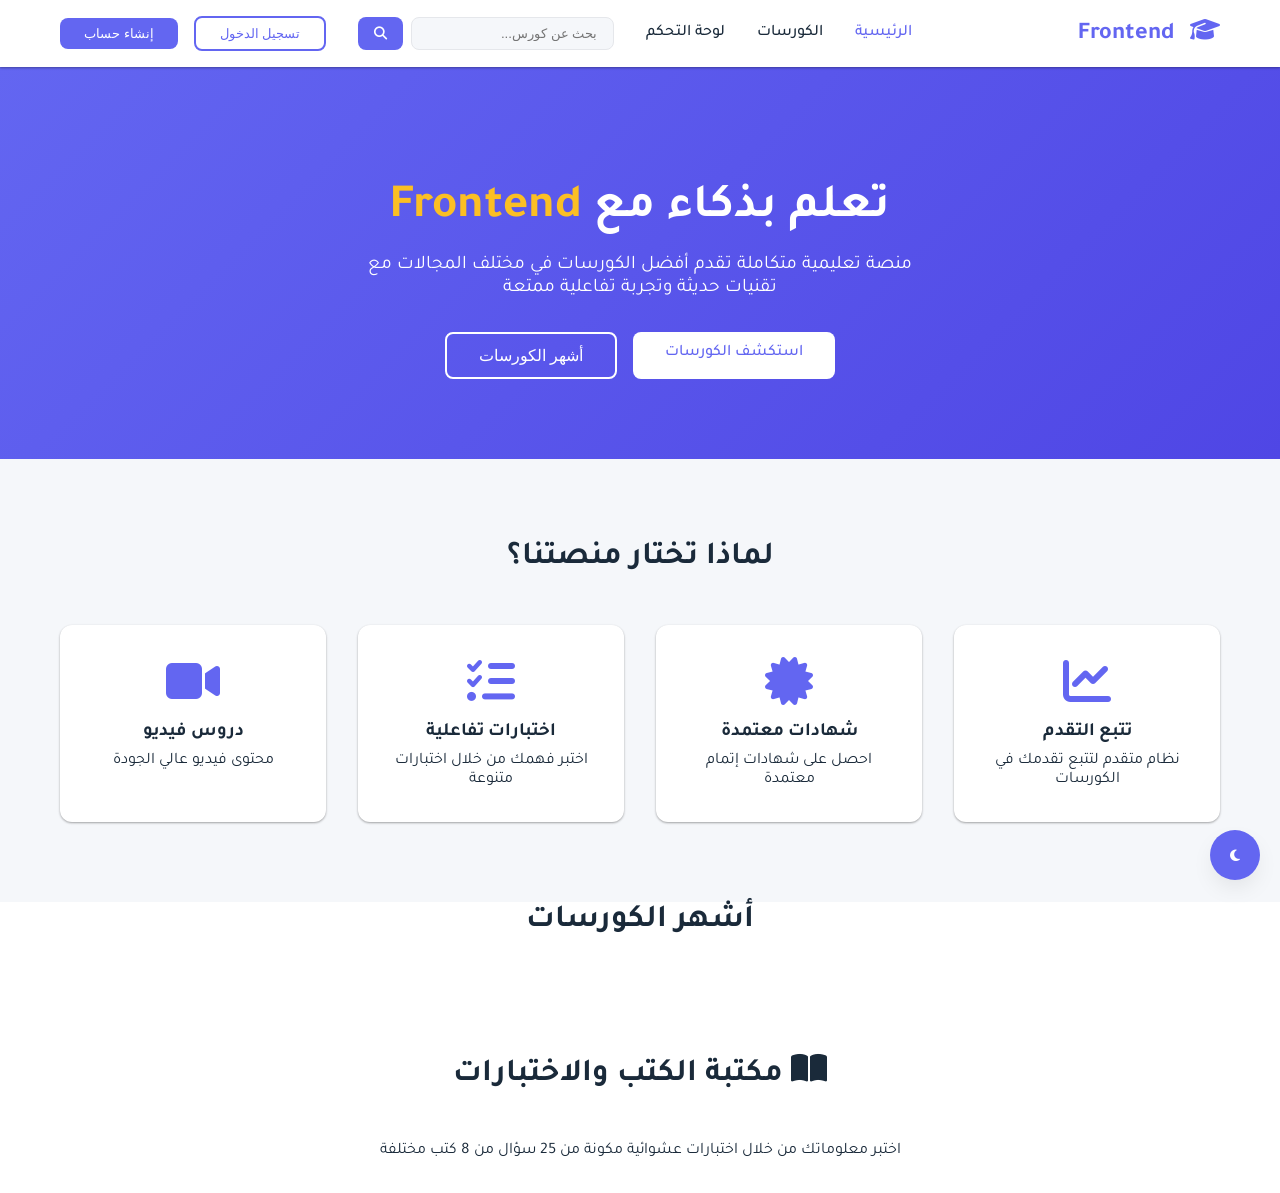
<file: Frontend/My-Education-Platform/index.html>
<!DOCTYPE html>
<html lang="ar" dir="rtl">
<head>
    <meta charset="UTF-8">
    <meta name="viewport" content="width=device-width, initial-scale=1.0">
    <title>منصة تعليمية متكاملة</title>
    <link rel="stylesheet" href="css/style.css">
    <link href="https://fonts.googleapis.com/css2?family=Tajawal:wght@300;400;500;700;800&display=swap" rel="stylesheet">
    <link rel="stylesheet" href="https://cdnjs.cloudflare.com/ajax/libs/font-awesome/6.4.0/css/all.min.css">
</head>
<body>
    <!-- زر الوضع الليلي -->
    <button class="dark-mode-toggle" id="darkModeToggle">
        <i class="fas fa-moon"></i>
    </button>

    <!-- شريط التنقل -->
    <nav class="navbar">
        <div class="container">
            <div class="logo">
                <h2><i class="fas fa-graduation-cap"></i> Frontend</h2>
            </div>
            <div class="nav-links" id="navLinks">
                <a href="index.html" class="active">الرئيسية</a>
                <a href="courses.html">الكورسات</a>
                <a href="#" id="dashboardLink">لوحة التحكم</a>
                <div class="search-box">
                    <input type="text" id="searchInput" placeholder="بحث عن كورس...">
                    <button id="searchBtn"><i class="fas fa-search"></i></button>
                </div>
                <div class="user-menu" id="userMenu">
                    <button class="login-btn" id="loginBtn">تسجيل الدخول</button>
                    <button class="register-btn" id="registerBtn">إنشاء حساب</button>
                </div>
            </div>
            <div class="menu-toggle" id="menuToggle">
                <i class="fas fa-bars"></i>
            </div>
        </div>
    </nav>

    <!-- القسم الرئيسي -->
    <section class="hero">
        <div class="container">
            <div class="hero-content">
                <h1>تعلم بذكاء مع <span>Frontend</span></h1>
                <p>منصة تعليمية متكاملة تقدم أفضل الكورسات في مختلف المجالات مع تقنيات حديثة وتجربة تفاعلية ممتعة</p>
                <div class="hero-buttons">
                    <a href="courses.html" class="btn-primary">استكشف الكورسات</a>
                    <button class="btn-secondary" id="featuredCoursesBtn">أشهر الكورسات</button>
                </div>
            </div>
        </div>
    </section>

    <!-- المميزات -->
    <section class="features">
        <div class="container">
            <h2 class="section-title">لماذا تختار منصتنا؟</h2>
            <div class="features-grid">
                <div class="feature-card">
                    <i class="fas fa-chart-line"></i>
                    <h3>تتبع التقدم</h3>
                    <p>نظام متقدم لتتبع تقدمك في الكورسات</p>
                </div>
                <div class="feature-card">
                    <i class="fas fa-certificate"></i>
                    <h3>شهادات معتمدة</h3>
                    <p>احصل على شهادات إتمام معتمدة</p>
                </div>
                <div class="feature-card">
                    <i class="fas fa-tasks"></i>
                    <h3>اختبارات تفاعلية</h3>
                    <p>اختبر فهمك من خلال اختبارات متنوعة</p>
                </div>
                <div class="feature-card">
                    <i class="fas fa-video"></i>
                    <h3>دروس فيديو</h3>
                    <p>محتوى فيديو عالي الجودة</p>
                </div>
            </div>
        </div>
    </section>

    <!-- الكورسات المميزة -->
    <section class="featured-courses">
        <div class="container">
            <h2 class="section-title">أشهر الكورسات</h2>
            <div class="courses-grid" id="featuredCoursesGrid">
                <!-- سيتم تحميل الكورسات هنا عبر JavaScript -->
            </div>
        </div>
    </section>

    <!-- نموذج تسجيل الدخول -->
    <div id="loginModal" class="modal">
        <div class="modal-content">
            <span class="close">&times;</span>
            <h2>تسجيل الدخول</h2>
            <form id="loginForm">
                <div class="form-group">
                    <label>البريد الإلكتروني</label>
                    <input type="email" id="loginEmail" required>
                </div>
                <div class="form-group">
                    <label>كلمة المرور</label>
                    <input type="password" id="loginPassword" required>
                </div>
                <button type="submit" class="btn-primary">دخول</button>
            </form>
        </div>
    </div>

    <!-- نموذج التسجيل -->
    <div id="registerModal" class="modal">
        <div class="modal-content">
            <span class="close">&times;</span>
            <h2>إنشاء حساب جديد</h2>
            <form id="registerForm">
                <div class="form-group">
                    <label>الاسم الكامل</label>
                    <input type="text" id="regName" required>
                </div>
                <div class="form-group">
                    <label>البريد الإلكتروني</label>
                    <input type="email" id="regEmail" required>
                </div>
                <div class="form-group">
                    <label>كلمة المرور</label>
                    <input type="password" id="regPassword" required>
                </div>
                <div class="form-group">
                    <label>تأكيد كلمة المرور</label>
                    <input type="password" id="regConfirmPassword" required>
                </div>
                <button type="submit" class="btn-primary">تسجيل</button>
            </form>
        </div>
    </div>

    <!-- لوحة التحكم -->
    <div id="dashboardModal" class="modal dashboard-modal">
        <div class="modal-content large">
            <span class="close">&times;</span>
            <div class="dashboard-container">
                <div class="dashboard-sidebar">
                    <div class="user-avatar">
                        <i class="fas fa-user-circle fa-3x"></i>
                        <h3 id="dashboardUserName"></h3>
                    </div>
                    <nav class="dashboard-nav">
                        <button class="dashboard-tab active" data-tab="progress">
                            <i class="fas fa-chart-line"></i> تقدمي
                        </button>
                        <button class="dashboard-tab" data-tab="enrolled">
                            <i class="fas fa-book"></i> كورساتي
                        </button>
                        <button class="dashboard-tab" data-tab="certificates">
                            <i class="fas fa-certificate"></i> شهاداتي
                        </button>
                        <button class="dashboard-tab" data-tab="achievements">
                            <i class="fas fa-trophy"></i> إنجازاتي
                        </button>
                        <button class="dashboard-tab" data-tab="settings">
                            <i class="fas fa-cog"></i> الإعدادات
                        </button>
                    </nav>
                </div>
                <div class="dashboard-content" id="dashboardContent">
                    <!-- محتوى لوحة التحكم -->
                </div>
            </div>
        </div>
    </div>

    <!-- نظام الإشعارات -->
    <div id="notificationContainer" class="notification-container"></div>

    <script src="js/script.js"></script>
</body>
</html>
<!-- قسم الكتب والاختبارات -->
<section class="featured-books">
    <div class="container">
        <h2 class="section-title"><i class="fas fa-book-open"></i> مكتبة الكتب والاختبارات</h2>
        <p style="text-align: center; margin-bottom: 2rem;">اختبر معلوماتك من خلال اختبارات عشوائية مكونة من 25 سؤال من 8 كتب مختلفة</p>
        <div id="booksGrid">
            <!-- سيتم تحميل الكتب هنا عبر JavaScript -->
        </div>
    </div>
</section>
</file>
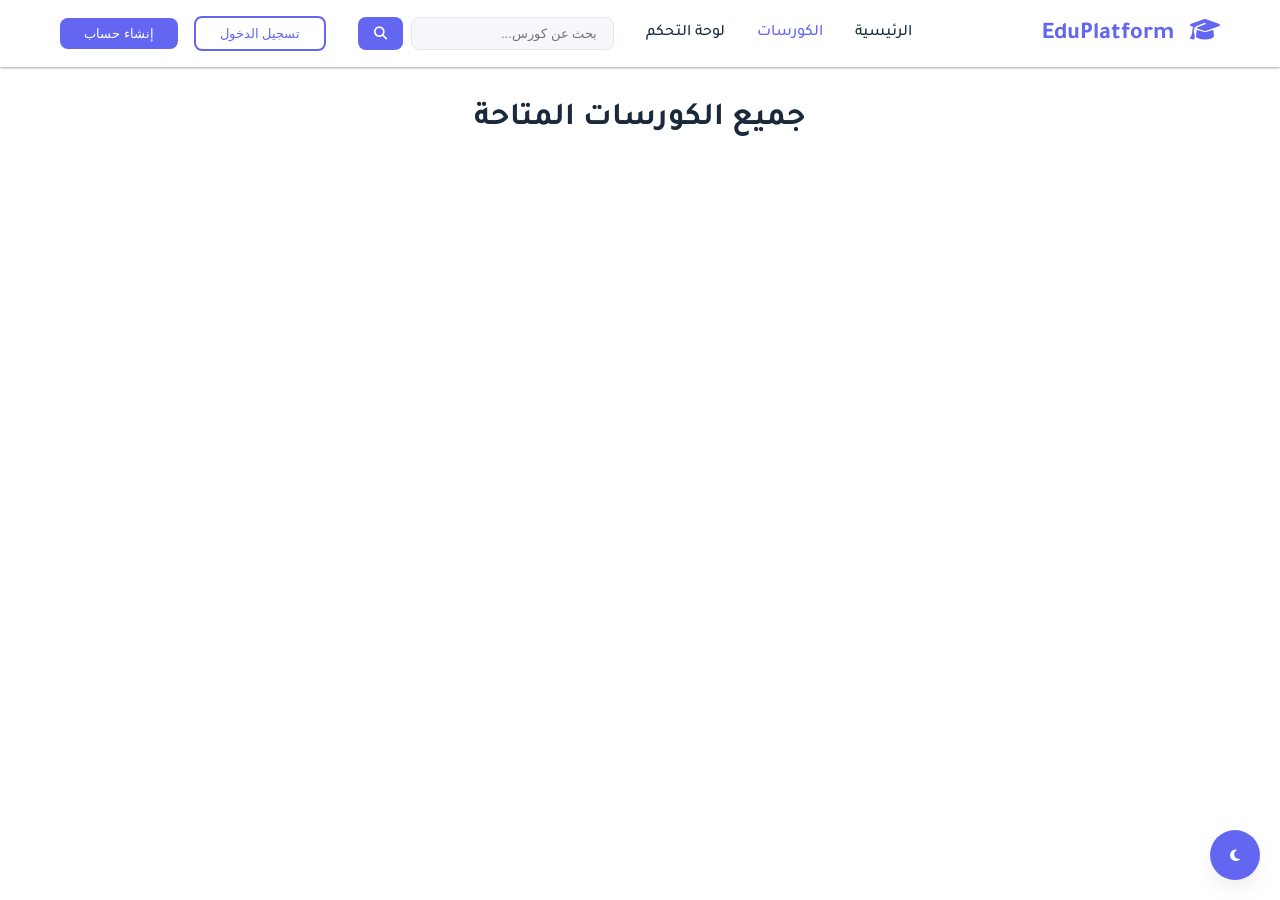
<file: Frontend/My-Education-Platform/courses.html>
<!DOCTYPE html>
<html lang="ar" dir="rtl">
<head>
    <meta charset="UTF-8">
    <meta name="viewport" content="width=device-width, initial-scale=1.0">
    <title>جميع الكورسات - منصة تعليمية</title>
    <link rel="stylesheet" href="css/style.css">
    <link href="https://fonts.googleapis.com/css2?family=Tajawal:wght@300;400;500;700;800&display=swap" rel="stylesheet">
    <link rel="stylesheet" href="https://cdnjs.cloudflare.com/ajax/libs/font-awesome/6.4.0/css/all.min.css">
</head>
<body>
    <button class="dark-mode-toggle" id="darkModeToggle">
        <i class="fas fa-moon"></i>
    </button>

    <nav class="navbar">
        <div class="container">
            <div class="logo">
                <h2><i class="fas fa-graduation-cap"></i> EduPlatform</h2>
            </div>
            <div class="nav-links" id="navLinks">
                <a href="index.html">الرئيسية</a>
                <a href="courses.html" class="active">الكورسات</a>
                <a href="#" id="dashboardLink">لوحة التحكم</a>
                <div class="search-box">
                    <input type="text" id="searchInput" placeholder="بحث عن كورس...">
                    <button id="searchBtn"><i class="fas fa-search"></i></button>
                </div>
                <div class="user-menu" id="userMenu">
                    <button class="login-btn" id="loginBtn">تسجيل الدخول</button>
                    <button class="register-btn" id="registerBtn">إنشاء حساب</button>
                </div>
            </div>
            <div class="menu-toggle" id="menuToggle">
                <i class="fas fa-bars"></i>
            </div>
        </div>
    </nav>

    <section class="courses-page" style="margin-top: 100px;">
        <div class="container">
            <h1 class="section-title">جميع الكورسات المتاحة</h1>
            <div class="courses-grid" id="allCoursesGrid">
                <!-- سيتم تحميل الكورسات هنا -->
            </div>
        </div>
    </section>

    <div id="loginModal" class="modal">...</div>
    <div id="registerModal" class="modal">...</div>
    <div id="dashboardModal" class="modal dashboard-modal">...</div>
    <div id="notificationContainer" class="notification-container"></div>

    <script src="js/script.js"></script>
    <script>
        document.addEventListener('DOMContentLoaded', () => {
            displayCourses('allCoursesGrid');
        });
    </script>
</body>
</html>
</file>
<file: Frontend/My-Education-Platform/css/style.css>
* {
    margin: 0;
    padding: 0;
    box-sizing: border-box;
}

body {
    font-family: 'Tajawal', sans-serif;
    background-color: var(--bg-primary);
    color: var(--text-primary);
    transition: all 0.3s ease;
}

:root {
    --bg-primary: #ffffff;
    --bg-secondary: #f5f7fa;
    --text-primary: #1a2a3a;
    --text-secondary: #6c757d;
    --primary-color: #6366f1;
    --primary-dark: #4f46e5;
    --success-color: #10b981;
    --danger-color: #ef4444;
    --warning-color: #f59e0b;
    --border-color: #e5e7eb;
    --shadow: 0 1px 3px rgba(0,0,0,0.12), 0 1px 2px rgba(0,0,0,0.24);
    --shadow-lg: 0 10px 25px -5px rgba(0,0,0,0.1);
}

body.dark-mode {
    --bg-primary: #1a1a2e;
    --bg-secondary: #16213e;
    --text-primary: #ffffff;
    --text-secondary: #a0aec0;
    --border-color: #2d3748;
}

.container {
    max-width: 1200px;
    margin: 0 auto;
    padding: 0 20px;
}

/* شريط التنقل */
.navbar {
    background: var(--bg-primary);
    box-shadow: var(--shadow);
    position: fixed;
    top: 0;
    width: 100%;
    z-index: 1000;
    backdrop-filter: blur(10px);
}

.navbar .container {
    display: flex;
    justify-content: space-between;
    align-items: center;
    padding: 1rem 20px;
}

.logo h2 {
    color: var(--primary-color);
    font-size: 1.5rem;
}

.logo i {
    margin-left: 10px;
}

.nav-links {
    display: flex;
    align-items: center;
    gap: 2rem;
}

.nav-links a {
    color: var(--text-primary);
    text-decoration: none;
    font-weight: 500;
    transition: color 0.3s;
}

.nav-links a:hover,
.nav-links a.active {
    color: var(--primary-color);
}

.search-box {
    display: flex;
    gap: 0.5rem;
}

.search-box input {
    padding: 0.5rem 1rem;
    border: 1px solid var(--border-color);
    border-radius: 8px;
    background: var(--bg-secondary);
    color: var(--text-primary);
}

.search-box button {
    padding: 0.5rem 1rem;
    background: var(--primary-color);
    border: none;
    border-radius: 8px;
    color: white;
    cursor: pointer;
}

.user-menu {
    display: flex;
    gap: 1rem;
}

.login-btn, .register-btn {
    padding: 0.5rem 1.5rem;
    border: none;
    border-radius: 8px;
    cursor: pointer;
    font-weight: 500;
    transition: all 0.3s;
}

.login-btn {
    background: transparent;
    color: var(--primary-color);
    border: 2px solid var(--primary-color);
}

.register-btn {
    background: var(--primary-color);
    color: white;
}

.dark-mode-toggle {
    position: fixed;
    bottom: 20px;
    left: 20px;
    width: 50px;
    height: 50px;
    border-radius: 50%;
    background: var(--primary-color);
    color: white;
    border: none;
    cursor: pointer;
    z-index: 1000;
    box-shadow: var(--shadow-lg);
}

/* القسم الرئيسي */
.hero {
    background: linear-gradient(135deg, var(--primary-color) 0%, var(--primary-dark) 100%);
    padding: 120px 0 80px;
    margin-top: 60px;
    color: white;
}

.hero-content {
    text-align: center;
}

.hero h1 {
    font-size: 3rem;
    margin-bottom: 1rem;
}

.hero h1 span {
    color: #fbbf24;
}

.hero p {
    font-size: 1.2rem;
    margin-bottom: 2rem;
    max-width: 600px;
    margin-left: auto;
    margin-right: auto;
}

.hero-buttons {
    display: flex;
    gap: 1rem;
    justify-content: center;
}

.btn-primary, .btn-secondary {
    padding: 0.75rem 2rem;
    border: none;
    border-radius: 8px;
    font-size: 1rem;
    font-weight: 500;
    cursor: pointer;
    transition: all 0.3s;
    text-decoration: none;
    display: inline-block;
}

.btn-primary {
    background: white;
    color: var(--primary-color);
}

.btn-secondary {
    background: transparent;
    color: white;
    border: 2px solid white;
}

/* المميزات */
.features {
    padding: 80px 0;
    background: var(--bg-secondary);
}

.section-title {
    text-align: center;
    font-size: 2rem;
    margin-bottom: 3rem;
    color: var(--text-primary);
}

.features-grid {
    display: grid;
    grid-template-columns: repeat(auto-fit, minmax(250px, 1fr));
    gap: 2rem;
}

.feature-card {
    text-align: center;
    padding: 2rem;
    background: var(--bg-primary);
    border-radius: 12px;
    box-shadow: var(--shadow);
    transition: transform 0.3s;
}

.feature-card:hover {
    transform: translateY(-5px);
}

.feature-card i {
    font-size: 3rem;
    color: var(--primary-color);
    margin-bottom: 1rem;
}

.feature-card h3 {
    margin-bottom: 0.5rem;
}

/* الكورسات */
.courses-grid {
    display: grid;
    grid-template-columns: repeat(auto-fill, minmax(300px, 1fr));
    gap: 2rem;
    padding: 2rem 0;
}

.course-card {
    background: var(--bg-primary);
    border-radius: 12px;
    overflow: hidden;
    box-shadow: var(--shadow);
    transition: transform 0.3s;
    cursor: pointer;
}

.course-card:hover {
    transform: translateY(-5px);
    box-shadow: var(--shadow-lg);
}

.course-image {
    height: 200px;
    background: linear-gradient(135deg, var(--primary-color), var(--primary-dark));
    display: flex;
    align-items: center;
    justify-content: center;
}

.course-image i {
    font-size: 4rem;
    color: white;
}

.course-info {
    padding: 1.5rem;
}

.course-info h3 {
    margin-bottom: 0.5rem;
    color: var(--text-primary);
}

.course-info p {
    color: var(--text-secondary);
    margin-bottom: 1rem;
}

.course-meta {
    display: flex;
    justify-content: space-between;
    margin-bottom: 1rem;
    font-size: 0.9rem;
    color: var(--text-secondary);
}

.progress-bar {
    width: 100%;
    height: 8px;
    background: var(--border-color);
    border-radius: 4px;
    overflow: hidden;
    margin: 1rem 0;
}

.progress-fill {
    height: 100%;
    background: var(--primary-color);
    transition: width 0.3s;
}

.rating {
    color: var(--warning-color);
    margin: 0.5rem 0;
}

/* النوافذ المنبثقة */
.modal {
    display: none;
    position: fixed;
    z-index: 2000;
    left: 0;
    top: 0;
    width: 100%;
    height: 100%;
    background: rgba(0,0,0,0.5);
    animation: fadeIn 0.3s;
}

.modal-content {
    background: var(--bg-primary);
    margin: 5% auto;
    padding: 2rem;
    border-radius: 12px;
    width: 90%;
    max-width: 500px;
    position: relative;
    animation: slideDown 0.3s;
}

.modal-content.large {
    max-width: 900px;
}

.close {
    position: absolute;
    right: 20px;
    top: 15px;
    font-size: 28px;
    cursor: pointer;
    color: var(--text-secondary);
}

.form-group {
    margin-bottom: 1.5rem;
}

.form-group label {
    display: block;
    margin-bottom: 0.5rem;
    font-weight: 500;
}

.form-group input,
.form-group textarea,
.form-group select {
    width: 100%;
    padding: 0.75rem;
    border: 1px solid var(--border-color);
    border-radius: 8px;
    background: var(--bg-secondary);
    color: var(--text-primary);
}

/* لوحة التحكم */
.dashboard-container {
    display: flex;
    gap: 2rem;
    min-height: 500px;
}

.dashboard-sidebar {
    width: 250px;
    border-left: 1px solid var(--border-color);
    padding-left: 1rem;
}

.user-avatar {
    text-align: center;
    margin-bottom: 2rem;
}

.dashboard-nav {
    display: flex;
    flex-direction: column;
    gap: 0.5rem;
}

.dashboard-tab {
    padding: 0.75rem;
    background: transparent;
    border: none;
    text-align: right;
    cursor: pointer;
    border-radius: 8px;
    color: var(--text-primary);
    transition: all 0.3s;
}

.dashboard-tab i {
    margin-left: 10px;
}

.dashboard-tab:hover,
.dashboard-tab.active {
    background: var(--primary-color);
    color: white;
}

.dashboard-content {
    flex: 1;
}

/* نظام الإشعارات */
.notification-container {
    position: fixed;
    top: 80px;
    left: 20px;
    z-index: 2000;
}

.notification {
    background: var(--bg-primary);
    border-right: 4px solid var(--primary-color);
    padding: 1rem;
    margin-bottom: 0.5rem;
    border-radius: 8px;
    box-shadow: var(--shadow-lg);
    animation: slideInRight 0.3s;
}

/* الاختبارات */
.quiz-container {
    background: var(--bg-primary);
    border-radius: 12px;
    padding: 2rem;
    margin-top: 2rem;
}

.question {
    margin-bottom: 2rem;
}

.options {
    display: flex;
    flex-direction: column;
    gap: 1rem;
    margin-top: 1rem;
}

.option {
    display: flex;
    align-items: center;
    gap: 1rem;
    padding: 1rem;
    border: 1px solid var(--border-color);
    border-radius: 8px;
    cursor: pointer;
    transition: all 0.3s;
}

.option:hover {
    background: var(--bg-secondary);
}

.option input {
    cursor: pointer;
}

.quiz-result {
    text-align: center;
    padding: 2rem;
}

.score {
    font-size: 3rem;
    color: var(--primary-color);
    margin: 1rem 0;
}

/* الشهادات */
.certificate-card {
    background: linear-gradient(135deg, #fff9e6, #fff);
    border: 2px solid gold;
    border-radius: 12px;
    padding: 2rem;
    text-align: center;
    margin-bottom: 1rem;
}

.certificate-card i {
    font-size: 3rem;
    color: gold;
    margin-bottom: 1rem;
}

.download-certificate {
    margin-top: 1rem;
    padding: 0.5rem 1rem;
    background: var(--primary-color);
    color: white;
    border: none;
    border-radius: 8px;
    cursor: pointer;
}

/* التقييمات */
.review-section {
    margin-top: 2rem;
    padding: 1rem;
    background: var(--bg-secondary);
    border-radius: 8px;
}

.review {
    padding: 1rem;
    border-bottom: 1px solid var(--border-color);
}

.review-rating {
    color: var(--warning-color);
    margin-bottom: 0.5rem;
}

/* الرسوم المتحركة */
@keyframes fadeIn {
    from { opacity: 0; }
    to { opacity: 1; }
}

@keyframes slideDown {
    from {
        transform: translateY(-50px);
        opacity: 0;
    }
    to {
        transform: translateY(0);
        opacity: 1;
    }
}

@keyframes slideInRight {
    from {
        transform: translateX(100px);
        opacity: 0;
    }
    to {
        transform: translateX(0);
        opacity: 1;
    }
}

/* استجابة للموبايل */
@media (max-width: 768px) {
    .nav-links {
        display: none;
        flex-direction: column;
        position: absolute;
        top: 70px;
        right: 0;
        width: 100%;
        background: var(--bg-primary);
        padding: 1rem;
        box-shadow: var(--shadow);
    }

    .nav-links.active {
        display: flex;
    }

    .menu-toggle {
        display: block;
        font-size: 1.5rem;
        cursor: pointer;
    }

    .hero h1 {
        font-size: 2rem;
    }

    .dashboard-container {
        flex-direction: column;
    }

    .dashboard-sidebar {
        width: 100%;
        border-left: none;
        border-bottom: 1px solid var(--border-color);
    }
}

@media (min-width: 769px) {
    .menu-toggle {
        display: none;
    }
}
* {
    margin: 0;
    padding: 0;
    box-sizing: border-box;
}

body {
    font-family: 'Tajawal', sans-serif;
    background-color: var(--bg-primary);
    color: var(--text-primary);
    transition: all 0.3s ease;
}

:root {
    --bg-primary: #ffffff;
    --bg-secondary: #f5f7fa;
    --text-primary: #1a2a3a;
    --text-secondary: #6c757d;
    --primary-color: #6366f1;
    --primary-dark: #4f46e5;
    --success-color: #10b981;
    --danger-color: #ef4444;
    --warning-color: #f59e0b;
    --border-color: #e5e7eb;
    --shadow: 0 1px 3px rgba(0,0,0,0.12), 0 1px 2px rgba(0,0,0,0.24);
    --shadow-lg: 0 10px 25px -5px rgba(0,0,0,0.1);
}

body.dark-mode {
    --bg-primary: #1a1a2e;
    --bg-secondary: #16213e;
    --text-primary: #ffffff;
    --text-secondary: #a0aec0;
    --border-color: #2d3748;
}

.container {
    max-width: 1200px;
    margin: 0 auto;
    padding: 0 20px;
}

/* شريط التنقل */
.navbar {
    background: var(--bg-primary);
    box-shadow: var(--shadow);
    position: fixed;
    top: 0;
    width: 100%;
    z-index: 1000;
    backdrop-filter: blur(10px);
}

.navbar .container {
    display: flex;
    justify-content: space-between;
    align-items: center;
    padding: 1rem 20px;
}

.logo h2 {
    color: var(--primary-color);
    font-size: 1.5rem;
}

.logo i {
    margin-left: 10px;
}

.nav-links {
    display: flex;
    align-items: center;
    gap: 2rem;
}

.nav-links a {
    color: var(--text-primary);
    text-decoration: none;
    font-weight: 500;
    transition: color 0.3s;
}

.nav-links a:hover,
.nav-links a.active {
    color: var(--primary-color);
}

.search-box {
    display: flex;
    gap: 0.5rem;
}

.search-box input {
    padding: 0.5rem 1rem;
    border: 1px solid var(--border-color);
    border-radius: 8px;
    background: var(--bg-secondary);
    color: var(--text-primary);
}

.search-box button {
    padding: 0.5rem 1rem;
    background: var(--primary-color);
    border: none;
    border-radius: 8px;
    color: white;
    cursor: pointer;
}

.user-menu {
    display: flex;
    gap: 1rem;
    align-items: center;
}

.user-name {
    color: var(--primary-color);
    font-weight: 500;
}

.login-btn, .register-btn, .logout-btn {
    padding: 0.5rem 1.5rem;
    border: none;
    border-radius: 8px;
    cursor: pointer;
    font-weight: 500;
    transition: all 0.3s;
}

.login-btn {
    background: transparent;
    color: var(--primary-color);
    border: 2px solid var(--primary-color);
}

.register-btn, .logout-btn {
    background: var(--primary-color);
    color: white;
}

.logout-btn {
    background: var(--danger-color);
}

/* زر الوضع الليلي */
.dark-mode-toggle {
    position: fixed;
    bottom: 20px;
    right: 20px;
    width: 50px;
    height: 50px;
    border-radius: 50%;
    background: var(--primary-color);
    color: white;
    border: none;
    cursor: pointer;
    z-index: 1000;
    box-shadow: var(--shadow-lg);
    transition: transform 0.3s;
}

.dark-mode-toggle:hover {
    transform: scale(1.1);
}

/* القسم الرئيسي */
.hero {
    background: linear-gradient(135deg, var(--primary-color) 0%, var(--primary-dark) 100%);
    padding: 120px 0 80px;
    margin-top: 60px;
    color: white;
}

.hero-content {
    text-align: center;
}

.hero h1 {
    font-size: 3rem;
    margin-bottom: 1rem;
}

.hero h1 span {
    color: #fbbf24;
}

.hero p {
    font-size: 1.2rem;
    margin-bottom: 2rem;
    max-width: 600px;
    margin-left: auto;
    margin-right: auto;
}

.hero-buttons {
    display: flex;
    gap: 1rem;
    justify-content: center;
}

.btn-primary, .btn-secondary {
    padding: 0.75rem 2rem;
    border: none;
    border-radius: 8px;
    font-size: 1rem;
    font-weight: 500;
    cursor: pointer;
    transition: all 0.3s;
    text-decoration: none;
    display: inline-block;
}

.btn-primary {
    background: white;
    color: var(--primary-color);
}

.btn-secondary {
    background: transparent;
    color: white;
    border: 2px solid white;
}

.btn-primary:hover, .btn-secondary:hover {
    transform: translateY(-2px);
    box-shadow: var(--shadow);
}

/* المميزات */
.features {
    padding: 80px 0;
    background: var(--bg-secondary);
}

.section-title {
    text-align: center;
    font-size: 2rem;
    margin-bottom: 3rem;
    color: var(--text-primary);
}

.features-grid {
    display: grid;
    grid-template-columns: repeat(auto-fit, minmax(250px, 1fr));
    gap: 2rem;
}

.feature-card {
    text-align: center;
    padding: 2rem;
    background: var(--bg-primary);
    border-radius: 12px;
    box-shadow: var(--shadow);
    transition: transform 0.3s;
}

.feature-card:hover {
    transform: translateY(-5px);
}

.feature-card i {
    font-size: 3rem;
    color: var(--primary-color);
    margin-bottom: 1rem;
}

/* الكورسات */
.courses-grid {
    display: grid;
    grid-template-columns: repeat(auto-fill, minmax(300px, 1fr));
    gap: 2rem;
    padding: 2rem 0;
}

.course-card {
    background: var(--bg-primary);
    border-radius: 12px;
    overflow: hidden;
    box-shadow: var(--shadow);
    transition: transform 0.3s;
    cursor: pointer;
}

.course-card:hover {
    transform: translateY(-5px);
    box-shadow: var(--shadow-lg);
}

.course-image {
    height: 200px;
    background: linear-gradient(135deg, var(--primary-color), var(--primary-dark));
    display: flex;
    align-items: center;
    justify-content: center;
}

.course-image i {
    font-size: 4rem;
    color: white;
}

.course-info {
    padding: 1.5rem;
}

.course-info h3 {
    margin-bottom: 0.5rem;
    color: var(--text-primary);
}

.course-info p {
    color: var(--text-secondary);
    margin-bottom: 1rem;
}

.course-meta {
    display: flex;
    justify-content: space-between;
    margin-bottom: 1rem;
    font-size: 0.9rem;
    color: var(--text-secondary);
    flex-wrap: wrap;
    gap: 0.5rem;
}

.rating {
    color: var(--warning-color);
    margin: 0.5rem 0;
}

.price {
    font-size: 1.25rem;
    font-weight: bold;
    color: var(--primary-color);
    margin: 0.5rem 0;
}

.progress-bar {
    width: 100%;
    height: 8px;
    background: var(--border-color);
    border-radius: 4px;
    overflow: hidden;
    margin: 1rem 0;
}

.progress-fill {
    height: 100%;
    background: var(--primary-color);
    transition: width 0.3s;
}

.progress-text {
    font-size: 0.8rem;
    color: var(--text-secondary);
    margin-bottom: 0.5rem;
}

/* النوافذ المنبثقة */
.modal {
    display: none;
    position: fixed;
    z-index: 2000;
    left: 0;
    top: 0;
    width: 100%;
    height: 100%;
    background: rgba(0,0,0,0.5);
    animation: fadeIn 0.3s;
}

.modal-content {
    background: var(--bg-primary);
    margin: 5% auto;
    padding: 2rem;
    border-radius: 12px;
    width: 90%;
    max-width: 500px;
    position: relative;
    animation: slideDown 0.3s;
    max-height: 80vh;
    overflow-y: auto;
}

.modal-content.large {
    max-width: 900px;
}

.close {
    position: absolute;
    right: 20px;
    top: 15px;
    font-size: 28px;
    cursor: pointer;
    color: var(--text-secondary);
    transition: color 0.3s;
}

.close:hover {
    color: var(--danger-color);
}

.form-group {
    margin-bottom: 1.5rem;
}

.form-group label {
    display: block;
    margin-bottom: 0.5rem;
    font-weight: 500;
}

.form-group input,
.form-group textarea,
.form-group select {
    width: 100%;
    padding: 0.75rem;
    border: 1px solid var(--border-color);
    border-radius: 8px;
    background: var(--bg-secondary);
    color: var(--text-primary);
}

/* لوحة التحكم */
.dashboard-container {
    display: flex;
    gap: 2rem;
    min-height: 500px;
}

.dashboard-sidebar {
    width: 250px;
    border-left: 1px solid var(--border-color);
    padding-left: 1rem;
}

.user-avatar {
    text-align: center;
    margin-bottom: 2rem;
}

.dashboard-nav {
    display: flex;
    flex-direction: column;
    gap: 0.5rem;
}

.dashboard-tab {
    padding: 0.75rem;
    background: transparent;
    border: none;
    text-align: right;
    cursor: pointer;
    border-radius: 8px;
    color: var(--text-primary);
    transition: all 0.3s;
}

.dashboard-tab i {
    margin-left: 10px;
}

.dashboard-tab:hover,
.dashboard-tab.active {
    background: var(--primary-color);
    color: white;
}

.dashboard-content {
    flex: 1;
}

/* نظام الإشعارات */
.notification-container {
    position: fixed;
    top: 80px;
    left: 20px;
    z-index: 2000;
}

.notification {
    background: var(--bg-primary);
    border-right: 4px solid var(--primary-color);
    padding: 1rem;
    margin-bottom: 0.5rem;
    border-radius: 8px;
    box-shadow: var(--shadow-lg);
    animation: slideInRight 0.3s;
    display: flex;
    align-items: center;
    gap: 0.5rem;
}

.notification i {
    font-size: 1.2rem;
}

.notification-success {
    border-right-color: var(--success-color);
}

.notification-error {
    border-right-color: var(--danger-color);
}

/* مشغل الفيديو */
.video-player-container {
    position: relative;
    width: 100%;
    max-width: 800px;
    margin: 0 auto;
    background: #000;
    border-radius: 12px;
    overflow: hidden;
}

.video-player {
    width: 100%;
    height: auto;
    display: block;
}

.video-controls {
    position: absolute;
    bottom: 0;
    left: 0;
    right: 0;
    background: linear-gradient(transparent, rgba(0,0,0,0.7));
    padding: 1rem;
    display: flex;
    gap: 1rem;
    align-items: center;
    opacity: 0;
    transition: opacity 0.3s;
}

.video-player-container:hover .video-controls {
    opacity: 1;
}

.control-btn {
    background: transparent;
    border: none;
    color: white;
    font-size: 1.2rem;
    cursor: pointer;
    padding: 0.5rem;
    transition: transform 0.3s;
}

.control-btn:hover {
    transform: scale(1.1);
}




.progress-slider::-webkit-slider-thumb {
    -webkit-appearance: none;
    width: 12px;
    height: 12px;
    border-radius: 50%;
    background: var(--primary-color);
    cursor: pointer;
}

.progress-slider::-webkit-slider-thumb:hover {
    transform: scale(1.2);
}

.time-display {
    color: white;
    font-size: 0.9rem;
}

/* الكتب */
.books-grid {
    display: grid;
    grid-template-columns: repeat(auto-fill, minmax(280px, 1fr));
    gap: 1.5rem;
    margin: 2rem 0;
}

.book-card {
    background: var(--bg-primary);
    border-radius: 12px;
    padding: 1.5rem;
    text-align: center;
    cursor: pointer;
    transition: all 0.3s;
    border: 1px solid var(--border-color);
}

.book-card:hover {
    transform: translateY(-5px);
    box-shadow: var(--shadow-lg);
}

.book-card i {
    font-size: 3rem;
    color: var(--primary-color);
    margin-bottom: 1rem;
}

.book-card h3 {
    margin-bottom: 0.5rem;
}

.book-meta {
    color: var(--text-secondary);
    font-size: 0.9rem;
    margin: 0.5rem 0;
}

/* الدروس */
.lessons-list, .videos-list, .books-list {
    margin: 1rem 0;
}

.lesson-item {
    display: flex;
    align-items: center;
    justify-content: space-between;
    padding: 1rem;
    margin: 0.5rem 0;
    background: var(--bg-secondary);
    border-radius: 8px;
    cursor: pointer;
    transition: all 0.3s;
}

.lesson-item:hover {
    transform: translateX(-5px);
    background: var(--primary-color);
    color: white;
}

.lesson-item.completed {
    opacity: 0.7;
}

.completed-badge {
    background: var(--success-color);
    color: white;
    padding: 0.2rem 0.5rem;
    border-radius: 20px;
    font-size: 0.8rem;
}

.duration {
    color: var(--text-secondary);
    font-size: 0.8rem;
}

/* الاختبارات */
.quiz-modal {
    max-width: 700px !important;
}

.question-container {
    margin: 2rem 0;
}

.question-text {
    font-size: 1.2rem;
    margin-bottom: 1.5rem;
    padding: 1rem;
    background: var(--bg-secondary);
    border-radius: 8px;
}

.options-grid {
    display: grid;
    gap: 1rem;
}

.quiz-option {
    display: flex;
    align-items: center;
    gap: 1rem;
    padding: 1rem;
    border: 2px solid var(--border-color);
    border-radius: 8px;
    cursor: pointer;
    transition: all 0.3s;
}

.quiz-option:hover {
    border-color: var(--primary-color);
    background: var(--bg-secondary);
}

.quiz-option.selected {
    border-color: var(--primary-color);
    background: var(--primary-color);
    color: white;
}

.quiz-progress {
    margin-bottom: 1rem;
}

.quiz-stats {
    display: flex;
    justify-content: space-between;
    margin-top: 1rem;
    padding-top: 1rem;
    border-top: 1px solid var(--border-color);
}

.result-card {
    text-align: center;
    padding: 2rem;
}

.result-score {
    font-size: 4rem;
    color: var(--primary-color);
    font-weight: bold;
    margin: 1rem 0;
}

.result-percentage {
    font-size: 1.5rem;
    margin-bottom: 1rem;
}

.result-feedback {
    padding: 1rem;
    border-radius: 8px;
    margin: 1rem 0;
}

.result-feedback.excellent {
    background: #d4edda;
    color: #155724;
}

.result-feedback.good {
    background: #d1ecf1;
    color: #0c5460;
}

.result-feedback.pass {
    background: #fff3cd;
    color: #856404;
}

.result-feedback.fail {
    background: #f8d7da;
    color: #721c24;
}

.answer-review {
    text-align: left;
    padding: 0.5rem;
    margin: 0.5rem 0;
    border-bottom: 1px solid var(--border-color);
}

.quiz-answers-review {
    max-height: 400px;
    overflow-y: auto;
    text-align: left;
}

/* التقييمات */
.review-section {
    margin-top: 2rem;
    padding: 1rem;
    background: var(--bg-secondary);
    border-radius: 8px;
}

.review {
    padding: 1rem;
    border-bottom: 1px solid var(--border-color);
}

.review-rating {
    color: var(--warning-color);
    margin-bottom: 0.5rem;
}

/* الإنجازات */
.achievements-grid {
    display: grid;
    grid-template-columns: repeat(auto-fill, minmax(200px, 1fr));
    gap: 1rem;
}

.achievement-card {
    text-align: center;
    padding: 1rem;
    border: 1px solid var(--border-color);
    border-radius: 8px;
}

.achievement-card.unlocked {
    background: linear-gradient(135deg, #667eea 0%, #764ba2 100%);
    color: white;
}

.achievement-card.locked {
    opacity: 0.5;
}

.achievement-card i {
    font-size: 2rem;
    margin-bottom: 0.5rem;
}

.badge {
    display: inline-block;
    padding: 0.25rem 0.5rem;
    border-radius: 20px;
    font-size: 0.8rem;
    margin-top: 0.5rem;
}

/* الرسوم المتحركة */
@keyframes fadeIn {
    from { opacity: 0; }
    to { opacity: 1; }
}

@keyframes slideDown {
    from {
        transform: translateY(-50px);
        opacity: 0;
    }
    to {
        transform: translateY(0);
        opacity: 1;
    }
}

@keyframes slideInRight {
    from {
        transform: translateX(100px);
        opacity: 0;
    }
    to {
        transform: translateX(0);
        opacity: 1;
    }
}

/* استجابة للموبايل */
@media (max-width: 768px) {
    .nav-links {
        display: none;
        flex-direction: column;
        position: absolute;
        top: 70px;
        right: 0;
        width: 100%;
        background: var(--bg-primary);
        padding: 1rem;
        box-shadow: var(--shadow);
    }

    .nav-links.active {
        display: flex;
    }

    .menu-toggle {
        display: block;
        font-size: 1.5rem;
        cursor: pointer;
    }

    .hero h1 {
        font-size: 2rem;
    }

    .dashboard-container {
        flex-direction: column;
    }

    .dashboard-sidebar {
        width: 100%;
        border-left: none;
        border-bottom: 1px solid var(--border-color);
    }
    
    .modal-content {
        margin: 10% auto;
        width: 95%;
        padding: 1rem;
    }
    
    .courses-grid {
        grid-template-columns: 1fr;
    }
}

@media (min-width: 769px) {
    .menu-toggle {
        display: none;
    }
}

/* تحسينات إضافية */
::-webkit-scrollbar {
    width: 8px;
    height: 8px;
}

::-webkit-scrollbar-track {
    background: var(--bg-secondary);
    border-radius: 4px;
}

::-webkit-scrollbar-thumb {
    background: var(--primary-color);
    border-radius: 4px;
}

::-webkit-scrollbar-thumb:hover {
    background: var(--primary-dark);
}

button:disabled {
    opacity: 0.5;
    cursor: not-allowed;
}

.course-progress-item {
    margin-bottom: 1.5rem;
    padding: 1rem;
    background: var(--bg-secondary);
    border-radius: 8px;
}
</file>
